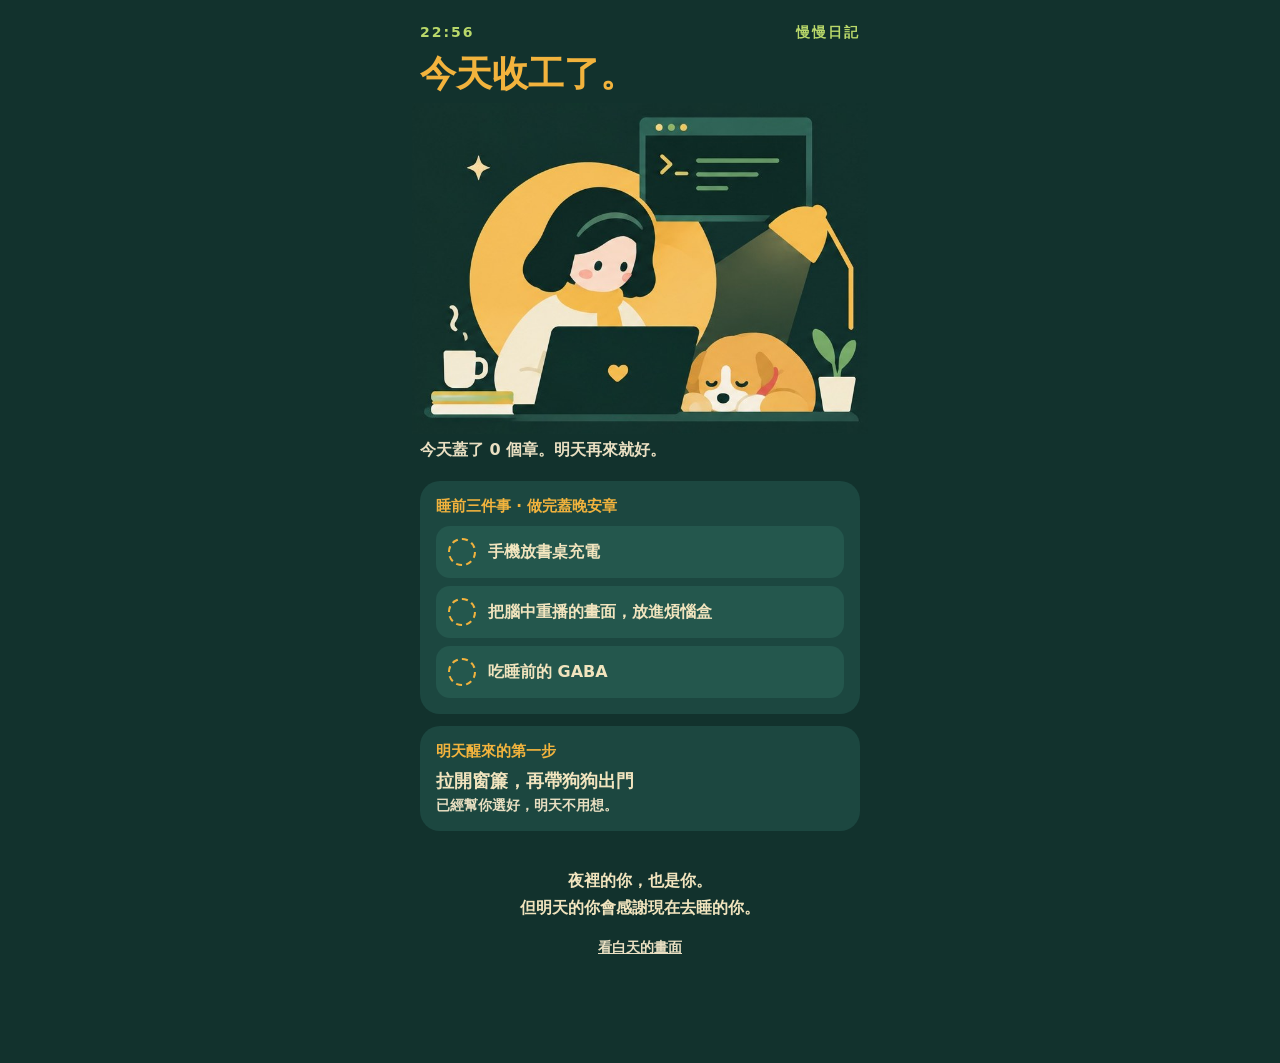
<file: index.html>
<!doctype html>
<html lang="zh-Hant">
<head>
<meta charset="utf-8">
<meta name="viewport" content="width=device-width, initial-scale=1, viewport-fit=cover">
<title>慢慢日記</title>
<meta name="apple-mobile-web-app-capable" content="yes">
<meta name="mobile-web-app-capable" content="yes">
<meta name="apple-mobile-web-app-status-bar-style" content="default">
<meta name="apple-mobile-web-app-title" content="慢慢日記">
<meta name="theme-color" content="#F5F4F0">
<link rel="manifest" href="manifest.webmanifest">
<link rel="apple-touch-icon" href="apple-touch-icon.png">
<link rel="stylesheet" href="app.css">
</head>
<body>
<div id="app"></div>
<div id="modal" class="modal" hidden></div>
<button id="previewBtn" class="preview-btn" type="button" hidden aria-label="預覽所有畫面">預覽</button>
<div id="preview" class="preview" hidden></div>
<script src="data.js"></script>
<script src="app.js"></script>
</body>
</html>
</file>
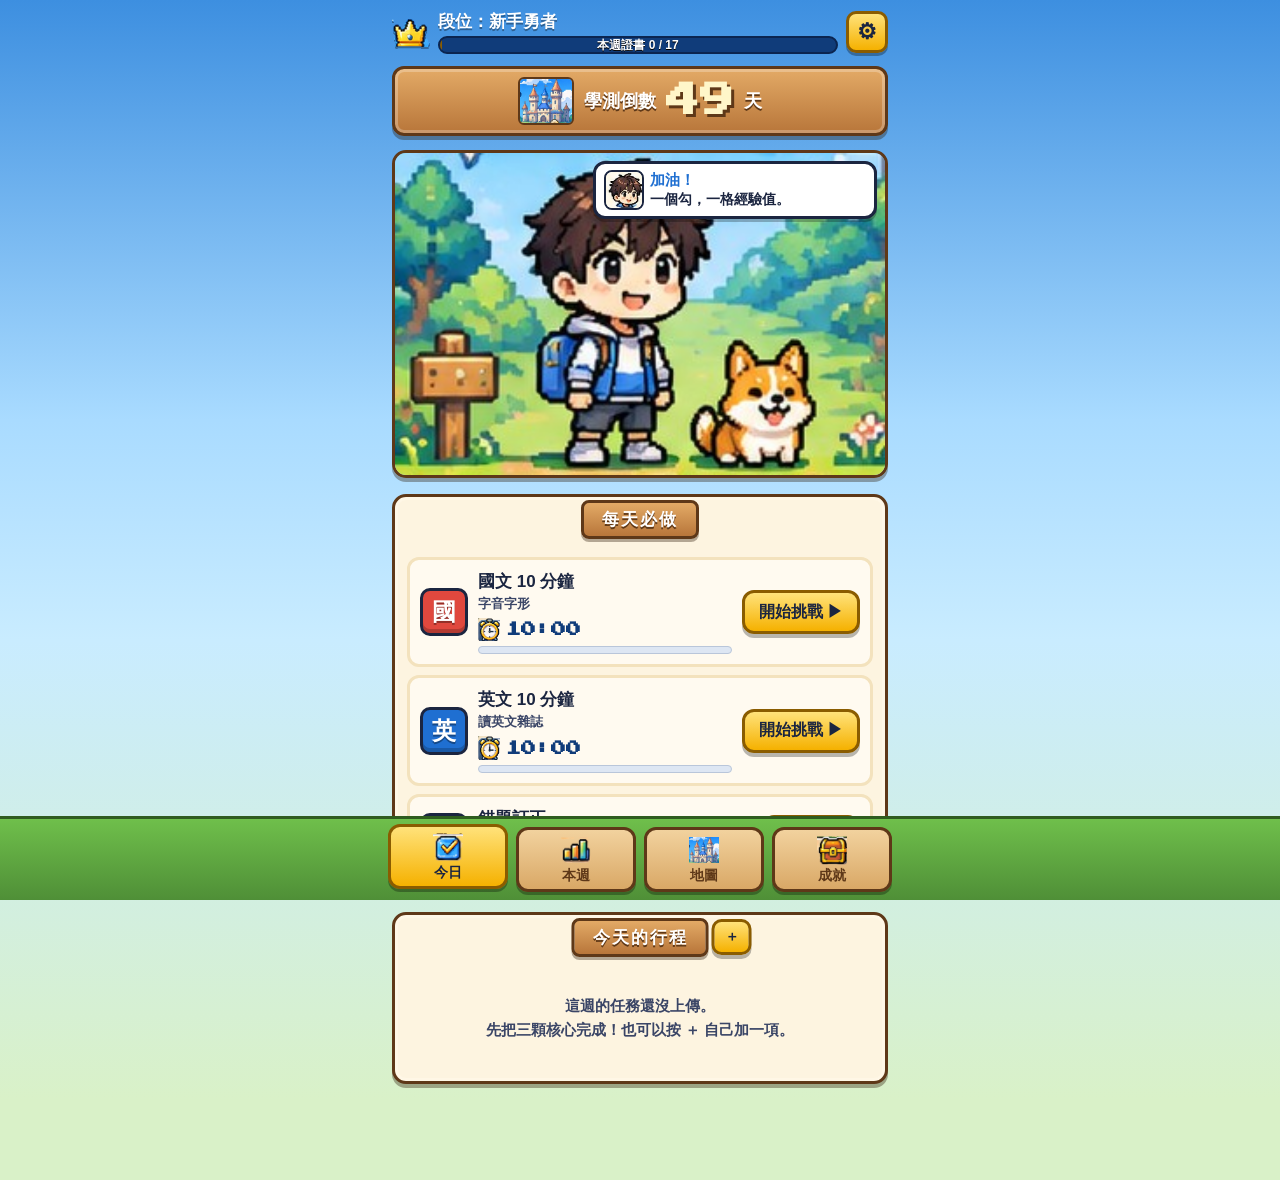
<file: quest/index.html>
<!doctype html>
<html lang="zh-Hant">
<head>
<meta charset="utf-8">
<meta name="viewport" content="width=device-width, initial-scale=1, viewport-fit=cover">
<title>勇者之路</title>
<meta name="apple-mobile-web-app-capable" content="yes">
<meta name="mobile-web-app-capable" content="yes">
<meta name="apple-mobile-web-app-status-bar-style" content="black-translucent">
<meta name="apple-mobile-web-app-title" content="勇者之路">
<meta name="theme-color" content="#3d8fe0">
<link rel="manifest" href="manifest.webmanifest">
<link rel="apple-touch-icon" href="apple-touch-icon.png">
<link rel="preconnect" href="https://fonts.googleapis.com">
<link rel="stylesheet" href="https://fonts.googleapis.com/css2?family=Press+Start+2P&display=swap">
<link rel="stylesheet" href="app.css?v=5">
</head>
<body>
<div id="pvbar" class="pvbar" hidden></div>
<main id="app"></main>
<nav id="nav" class="nav"></nav>
<div id="modal" class="modal" hidden></div>
<div id="toast" class="toast" hidden></div>
<script src="weeks.js?v=5"></script>
<script src="app.js?v=5"></script>
</body>
</html>
</file>
<file: app.css>
:root{
  --ink:#1A1A2E; --soft:#2F2C3A; --mute:#3D3A4A;
  --night:#23264A; --night2:#34386A; --cream:#FFF9F0; --paper:#FFFFFF; --line:#E6DED0;
  --coral:#C84B31; --coral-l:#FAD4C8; --coral-d:#7A2E1C;
  --blue-l:#CFE3F7; --blue-d:#24476B;
  --green-l:#CDEBD9; --green-d:#1F5A3A;
  --mustard:#F2C14E; --mustard-l:#FFF4D6; --mustard-d:#4A3A0E;
  --lav-l:#DCD5F3; --lav-d:#3E3757;
}
*{box-sizing:border-box;-webkit-tap-highlight-color:transparent}
html,body{margin:0;background:var(--cream);color:var(--ink);
  font-family:-apple-system,"PingFang TC","Noto Sans TC",system-ui,sans-serif;-webkit-text-size-adjust:100%}
body{min-height:100vh}
button{font:inherit;color:inherit;cursor:pointer}
a{color:inherit}
.wrap{max-width:480px;margin:0 auto;padding-bottom:calc(env(safe-area-inset-bottom) + 90px)}
.hero{background:var(--night);color:#fff;padding:calc(env(safe-area-inset-top) + 20px) 20px 20px;border-radius:0 0 30px 30px;position:relative;overflow:hidden}
.hero .date{font-size:14px;color:#E6E8F8}
.hero h1{margin:2px 0 12px;font-size:30px;font-weight:900;letter-spacing:1px}
.hero .win{position:absolute;right:-8px;top:calc(env(safe-area-inset-top) + 12px);opacity:.95}
.back{display:inline-flex;align-items:center;gap:4px;font-size:15px;color:#E6E8F8;text-decoration:none;min-height:32px;background:none;border:none;padding:0}
.quote{background:#fff;color:var(--ink);border-radius:20px 20px 20px 6px;padding:16px 18px;position:relative;z-index:1;box-shadow:0 6px 18px rgba(0,0,0,.18)}
.quote small{display:block;font-size:13px;font-weight:700;color:var(--coral);letter-spacing:1px;margin-bottom:8px}
.quote p{margin:0;font-size:21px;font-weight:800;line-height:1.55;color:#1A1A2E}
.quote em{display:block;font-style:normal;font-size:13px;color:var(--soft);margin-top:8px}
.sec{padding:18px 18px 0}
.sec-h{display:flex;align-items:center;gap:8px;margin-bottom:10px}
.sec-h .n{width:24px;height:24px;border-radius:12px;background:var(--coral);color:#fff;font-size:13px;font-weight:700;display:flex;align-items:center;justify-content:center;flex-shrink:0}
.sec-h b{font-size:16px}
.sec-h .r{margin-left:auto;font-size:12px;color:var(--soft)}
.card{background:var(--paper);border-radius:22px;padding:16px;box-shadow:0 6px 20px rgba(35,38,74,.09)}
.tags{display:flex;gap:6px;flex-wrap:wrap}
.tag{padding:4px 10px;border-radius:12px;font-size:12px;font-weight:700}
.t-blue{background:var(--blue-l);color:var(--blue-d)} .t-coral{background:var(--coral-l);color:var(--coral-d)}
.t-green{background:var(--green-l);color:var(--green-d)} .t-gray{background:#F3EEE4;color:var(--soft);font-weight:400}
.t-mus{background:var(--mustard-l);color:var(--mustard-d)}
.step-title{font-size:22px;font-weight:900;line-height:1.4;margin:12px 0 8px}
.why{font-size:13px;color:var(--soft);line-height:1.6;background:var(--mustard-l);border-radius:10px;padding:8px 10px}
.btn{display:flex;align-items:center;justify-content:center;width:100%;min-height:52px;border-radius:26px;border:none;background:var(--coral);color:#fff;font-size:17px;font-weight:700;margin-top:12px;text-decoration:none}
.btn.dark{background:var(--night)}
.btn.ghost{background:#fff;color:var(--ink);border:1.5px solid var(--line);font-weight:400;font-size:15px;min-height:46px}
.btn.small{min-height:44px;font-size:14px}
.link{display:inline-block;margin-top:10px;font-size:13px;font-weight:700;color:var(--blue-d);text-decoration:none;background:none;border:none;padding:4px 0}
/* morning */
.morning{display:flex;flex-direction:column;gap:8px}
.mrow{display:flex;align-items:center;gap:12px;min-height:50px;padding:8px 12px;border-radius:14px;background:#FBF7EF;border:none;width:100%;text-align:left;font-size:15px}
.mrow .box{width:28px;height:28px;border-radius:14px;border:2px dashed #C9BFAE;flex-shrink:0;display:flex;align-items:center;justify-content:center}
.mrow.done .box{border:none;background:var(--blue-d)}
.mrow.done span.t{color:var(--mute);text-decoration:line-through}
.mnote{font-size:12px;color:var(--soft);margin-top:4px}
/* week */
.week{display:grid;grid-template-columns:repeat(7,minmax(0,1fr));gap:4px;text-align:center}
.week .d{display:flex;flex-direction:column;align-items:center;gap:4px;font-size:11px;color:var(--soft)}
.week .c{width:38px;height:38px;border-radius:19px;border:2px dashed #D6CDBE;display:flex;align-items:center;justify-content:center}
.week .c.on{border:none}
.week .d.today{color:var(--coral);font-weight:700}
.week .d.today .c:not(.on){border:2.5px solid var(--coral)}
/* bottom tiles */
.tiles{display:grid;grid-template-columns:repeat(3,minmax(0,1fr));gap:8px;padding:18px}
.tile{min-height:92px;border-radius:18px;border:none;text-align:left;padding:12px;display:flex;flex-direction:column;justify-content:flex-end;gap:2px;text-decoration:none;position:relative;overflow:hidden}
.tile b{font-size:15px;color:var(--ink);position:relative}
.tile span{font-size:12px;position:relative}
.tile .thumb{position:absolute;inset:0;opacity:.9}
.tile.pz{background:var(--coral-l)} .tile.pz span{color:var(--coral-d)}
.tile.ln{background:var(--blue-l)} .tile.ln span{color:var(--blue-d)}
.tile.th{background:var(--lav-l)} .tile.th span{color:var(--lav-d)}
.tile.pz .lbl{position:relative;z-index:1;background:rgba(255,249,240,.94);border-radius:10px;padding:6px 8px;margin:-4px;display:flex;flex-direction:column}
/* puzzle */
.puzzle{position:relative;width:100%;aspect-ratio:4/5;border-radius:16px;overflow:hidden;background:#EFE7DA}
.puzzle img,.puzzle svg.art{position:absolute;inset:0;width:100%;height:100%;object-fit:cover}
.puzzle .grid{position:absolute;inset:0;display:grid;grid-template-columns:repeat(4,1fr);grid-template-rows:repeat(5,1fr)}
.puzzle .pc{background:var(--night);border:1px solid #3B3F70;transition:opacity .6s,transform .6s}
.puzzle .pc.open{opacity:0;transform:scale(.4) rotate(12deg)}
.puzzle .pc.flip{animation:flip .9s ease forwards}
@keyframes flip{0%{opacity:1;transform:none;background:var(--mustard)}40%{opacity:1;transform:scale(1.08);background:var(--mustard)}100%{opacity:0;transform:scale(.3) rotate(18deg)}}
/* modal */
.modal{position:fixed;inset:0;background:rgba(35,38,74,.55);display:flex;align-items:flex-end;justify-content:center;z-index:20}
.modal[hidden]{display:none}
.sheet{background:var(--cream);width:100%;max-width:480px;border-radius:28px 28px 0 0;padding:26px 20px calc(env(safe-area-inset-bottom) + 22px);text-align:center;max-height:92vh;overflow:auto}
.sheet h2{margin:8px 0 4px;font-size:24px;font-weight:900}
.sheet p{margin:0;font-size:14px;color:var(--soft);line-height:1.6}
.seal{width:150px;height:150px;margin:0 auto;transform:scale(2.2) rotate(-30deg);opacity:0;animation:thump .55s cubic-bezier(.2,1.5,.5,1) .1s forwards}
@keyframes thump{to{transform:scale(1) rotate(-10deg);opacity:1}}
.mini-pz{width:150px;margin:16px auto 6px}
.choice{display:flex;flex-direction:column;gap:2px;margin-top:8px}
.choice small{font-size:12px;color:var(--mute);margin-bottom:6px}
/* lists */
.list{display:flex;flex-direction:column;gap:8px}
.row{background:#fff;border-radius:14px;padding:12px;display:flex;align-items:center;gap:10px;box-shadow:0 4px 12px rgba(35,38,74,.06);text-decoration:none;color:inherit;border:none;width:100%;text-align:left}
.row .bar{width:8px;align-self:stretch;border-radius:4px;flex-shrink:0}
.row .mid{flex:1;display:flex;flex-direction:column;gap:2px}
.row .mid b{font-size:15px}
.row .mid span{font-size:12px;color:var(--soft)}
.pill{font-size:12px;font-weight:700;padding:4px 10px;border-radius:10px;flex-shrink:0}
.p-first{background:var(--coral);color:#fff} .p-keep{background:var(--mustard-l);color:var(--mustard-d)} .p-later{background:#EFEAE2;color:var(--soft)}
.cal{display:grid;grid-template-columns:40px repeat(5,minmax(0,1fr));gap:4px;font-size:11px}
.cal .h{text-align:center;color:var(--soft)}
.cal .wk{align-self:center;color:var(--soft)}
.cal .cell{min-height:50px;border-radius:8px;background:#fff;border:1px solid var(--line);padding:3px;display:flex;flex-direction:column;gap:2px;color:var(--mute)}
.cal .cell.today{border:2px solid var(--coral)}
.cal .ev{border-radius:4px;padding:1px 3px;font-weight:700}
.steps .st{display:flex;gap:10px;align-items:flex-start;padding:12px;border-radius:14px;background:#fff;margin-bottom:8px}
.steps .st .num{width:28px;height:28px;border-radius:14px;flex-shrink:0;display:flex;align-items:center;justify-content:center;font-size:13px;font-weight:700}
.steps .st.done .num{background:var(--coral);color:#fff}
.steps .st.done .tx{color:var(--mute);text-decoration:line-through}
.steps .st.cur{border:2px solid var(--green-d)}
.steps .st.cur .num{background:var(--green-d);color:#fff}
.steps .st.lock{background:transparent;border:1.5px dashed #D3CCC1;color:#4A4658}
.steps .st.lock .num{border:1.5px dashed #C9BFAE}
.steps .tx{font-size:15px;line-height:1.5}
.steps .sub{font-size:12px;color:var(--green-d);margin-top:2px}
.prog{display:grid;gap:4px;margin:4px 0 8px}
.prog i{height:8px;border-radius:4px;display:block}
.hint{background:var(--mustard);border-radius:16px;padding:12px 14px;font-size:13px;line-height:1.6}
.hint b{display:block;font-size:12px;color:var(--mustard-d)}
/* thought */
.f{display:block;font-size:12px;font-weight:700;color:var(--lav-d);margin-bottom:6px}
textarea,input[type=text],input[type=date]{min-height:46px;-webkit-appearance:none;appearance:none;color:var(--ink);width:100%;border:1.5px solid var(--line);border-radius:12px;padding:10px;font:inherit;font-size:16px;background:#fff;resize:none}
input[type=range]{width:100%}
.chips{display:flex;flex-wrap:wrap;gap:6px}
.chip{padding:8px 12px;border-radius:16px;background:#EFEAE2;border:none;font-size:13px}
.chip.on{background:var(--lav-d);color:#fff}
.chipdesc{font-size:12px;color:var(--soft);margin-top:6px;min-height:18px}
.pct{font-weight:900;color:var(--lav-d)}
/* night */
.night{background:#1E2033;color:#F1EEF7;min-height:100vh}
.night .card{background:#2C2F48;color:#F1EEF7;box-shadow:none}
.night .soft{color:#B9B5C8}
.night .btn{background:#C9D0F5;color:#1E2033}
/* preview */
.preview-btn{position:fixed;right:12px;top:calc(env(safe-area-inset-top) + 8px);z-index:30;border:none;border-radius:20px;background:rgba(34,34,59,.85);color:#fff;font-size:13px;padding:8px 14px}
.preview{position:fixed;inset:0;z-index:40;background:rgba(35,38,74,.6);display:flex;align-items:flex-end;justify-content:center}
.preview[hidden]{display:none}
.preview .sheet{text-align:left}
.preview a,.preview button.pv{display:block;width:100%;text-align:left;padding:12px 14px;border-radius:12px;background:#fff;margin-bottom:6px;text-decoration:none;border:none;font-size:15px}
.preview small{display:block;color:var(--mute);font-size:12px}
.toast{font-size:13px;color:var(--coral-d);margin-top:8px}

.tcard{display:flex;flex-direction:column;gap:18px}
.fhint{font-size:12px;color:var(--mute);margin:0 0 6px;line-height:1.5}
.fsub{display:block;font-size:13px;color:var(--soft);margin:8px 0 4px}
.tlist{display:flex;flex-direction:column;gap:6px}
.trow{display:flex;flex-direction:column;align-items:flex-start;gap:2px;width:100%;text-align:left;border:1.5px solid var(--line);background:#fff;border-radius:14px;padding:10px 12px}
.trow .say{font-size:15px;font-weight:700}
.trow .nm{font-size:12px;color:var(--soft)}
.trow .tp{font-size:13px;color:var(--lav-d);margin-top:4px;line-height:1.5}
.trow.on{border-color:var(--lav-d);background:#F4F1FB}

/* 全部文字粗黑 */
body, body *{font-weight:700 !important}
h1, h2, .step-title, .quote p, .sheet h2{font-weight:900 !important}
.night .soft{color:#E2DEEE}
::placeholder{color:#8A8494}
.sec-h b{font-size:18px;font-weight:900 !important}
.mrow .box{border-color:#8E8676}
.week .c{border-color:#A79F90}

.nrow{display:flex;align-items:center;gap:12px;min-height:52px;padding:8px 12px;border-radius:14px;background:#383C5E;border:none;width:100%;text-align:left;font-size:16px;color:#F1EEF7}
.nrow .box{width:28px;height:28px;border-radius:14px;border:2px dashed #AEB4DD;flex-shrink:0;display:flex;align-items:center;justify-content:center}
.nrow.done .box{border:none;background:#DDE2FF}
.nrow.done .t{text-decoration:line-through;color:#C9CBE0}
.nbox{background:#2A2D47;border-radius:14px;padding:12px}
.nbox textarea{background:#1E2033;color:#F1EEF7;border-color:#4A4F7A}
.night .btn.ghost-n{background:transparent;color:#F1EEF7;border:1.5px solid #6A6F9A}

/* ===== 白天：風格 1（米白、深藍、珊瑚） ===== */
:root{--night:#1F4E9A;--coral:#1F4E9A;--blue-d:#1F4E9A;--blue-l:#DCE8F8;--serif:"Noto Serif TC","Noto Serif CJK TC","Songti TC",serif}
html,body{background:#F5F4F0}
.hero{background:transparent;color:#1F4E9A;border-radius:0;padding:calc(env(safe-area-inset-top) + 18px) 20px 6px}
.hero h1{color:#1F4E9A;margin:6px 0 4px}
.hero .date{color:#2F2C3A}
.back{color:#1F4E9A}
.hero.home .toprow,.night .toprow{display:flex;justify-content:space-between;font-size:14px;color:#1F4E9A}
.hero.home .illus{display:block;width:calc(100% + 20px);margin:6px -10px -36px}
.quote{box-shadow:0 8px 20px rgba(31,78,154,.15)}
.quote small{color:#D9654A}
.quote p{color:#1F4E9A}
.card{box-shadow:0 8px 20px rgba(31,78,154,.10);border-radius:20px}
.sec-h .n{background:#D9654A}
.sec-h b{color:#1F4E9A}
.step-title{color:#1F4E9A}
.btn{background:#1F4E9A}
.btn.dark{background:#163B78}
.mrow{background:#F3F6FB}
.mrow.done .box{background:#1F4E9A}
.tile.pz{background:#FBD9CD}
.tile.th{background:#FCE9C4} .tile.th span{color:#6B4A0E}
.preview-btn{background:rgba(31,78,154,.85)}
.puzzle .pc{background:#1F4E9A;border-color:#3A67B3}
/* ===== 晚上：風格 5（深綠、黃、米） ===== */
.night{background:#12322D;color:#F1E4BE}
html:has(.night),body:has(.night){background:#12322D}
.night .toprow{color:#B9D86A;letter-spacing:2px}
.night .ntitle{font-family:var(--serif);color:#F2B33D;font-size:36px;margin:8px 0 4px}
.night .illus{display:block;width:calc(100% + 16px);margin:0 -8px 6px}
.night .card{background:#1C4740;color:#F1E4BE}
.night .soft{color:#E9DFC2}
.nrow{background:#24574D;color:#F1E4BE}
.nrow .box{border-color:#F2B33D}
.nrow.done .box{background:#F2B33D}
.nrow.done .t{color:#C9C1A4}
.nbox{background:#163C36}
.nbox textarea{background:#12322D;color:#F1E4BE;border-color:#3B5C55}
.night .btn{background:#F2B33D;color:#12322D}
.night .btn.ghost-n{background:transparent;color:#F1E4BE;border-color:#B9D86A}

.preview-btn{top:auto !important;right:auto !important;left:12px;bottom:calc(env(safe-area-inset-bottom) + 12px);opacity:.75}

.seal{width:210px !important;height:210px !important}
@keyframes thump{to{transform:scale(1) rotate(-6deg);opacity:1}}

.preview-btn[hidden]{display:none !important}
</file>
<file: quest/app.css>
:root{
  --sky1:#3d8fe0; --sky2:#a9dbff; --grass:#7cc35a; --grass-d:#4f8f37;
  --wood:#d39a5a; --wood2:#b8763a; --wood-d:#5e3818;
  --cream:#fdf4e0; --cream2:#f3e2bd; --ink:#1b2540; --ink2:#3a4566;
  --gold:#ffd23f; --gold2:#f5b100; --gold-d:#8a5c00;
  --blue:#1f6fd1; --blue-d:#103c7a; --red:#e0483e; --green:#3fa34d;
  --pix:"Press Start 2P", ui-monospace, monospace;
}
*{box-sizing:border-box;-webkit-tap-highlight-color:transparent}
html,body{margin:0;padding:0}
html{background:#d9f1c8}
body{
  font-family:-apple-system,"PingFang TC","Heiti TC","Noto Sans TC","Microsoft JhengHei",sans-serif;
  color:var(--ink);font-weight:700;
  background:linear-gradient(180deg,var(--sky1) 0,var(--sky2) 420px,#c9ecff 640px,#d9f1c8 1100px,#d9f1c8 100%);
  min-height:100vh;
}
button{font:inherit;color:inherit;border:0;background:none;cursor:pointer}
img{display:block}
#app{max-width:520px;margin:0 auto;padding:calc(env(safe-area-inset-top) + 10px) 12px calc(env(safe-area-inset-bottom) + 96px)}

/* pixel frames */
.frame{border:3px solid var(--wood-d);border-radius:12px;box-shadow:0 4px 0 rgba(40,20,0,.35)}
.panel{background:var(--cream);border:3px solid var(--wood-d);border-radius:14px;box-shadow:0 4px 0 rgba(40,20,0,.35),inset 0 0 0 3px #fff7e6;padding:14px 12px 12px;margin:16px 0 0;position:relative}
.ribbon{position:relative;display:inline-block;margin:-30px auto 10px;left:50%;transform:translateX(-50%);
  background:linear-gradient(#e3aa66,var(--wood2));color:#fff;border:3px solid var(--wood-d);border-radius:8px;
  padding:5px 18px;font-size:17px;font-weight:900;letter-spacing:2px;text-shadow:0 2px 0 var(--wood-d);box-shadow:0 3px 0 rgba(40,20,0,.35);white-space:nowrap}
.ribbon .add{position:absolute;right:-46px;top:50%;transform:translateY(-50%)}

/* top bar */
.top{display:flex;align-items:center;gap:8px;color:#fff}
.top .crown{width:38px;height:auto;filter:drop-shadow(0 2px 0 rgba(0,0,0,.3))}
.top .rk{flex:1;min-width:0}
.top .rk b{font-size:17px;text-shadow:0 2px 0 rgba(0,0,0,.35)}
.xp{position:relative;height:18px;margin-top:3px;background:var(--blue-d);border:2px solid #0b2550;border-radius:9px;overflow:hidden}
.xp i{position:absolute;left:0;top:0;bottom:0;background:linear-gradient(#ffe27a,var(--gold2));border-right:2px solid var(--gold-d)}
.xp span{position:relative;display:block;text-align:center;font-size:12px;line-height:14px;color:#fff;text-shadow:0 1px 0 #000}
.gear{width:42px;height:42px;border-radius:10px;background:linear-gradient(#ffe27a,var(--gold2));border:3px solid var(--gold-d);color:var(--ink);font-size:22px;box-shadow:0 3px 0 rgba(0,0,0,.3)}

/* countdown sign */
.sign{margin:12px auto 0;display:flex;align-items:center;justify-content:center;gap:10px;
  background:linear-gradient(#e3aa66,var(--wood2));border:3px solid var(--wood-d);border-radius:12px;
  box-shadow:0 4px 0 rgba(40,20,0,.35),inset 0 0 0 3px rgba(255,255,255,.25);padding:8px 14px;color:#fff;text-shadow:0 2px 0 var(--wood-d);user-select:none;-webkit-user-select:none}
.sign small{font-size:18px;font-weight:900}
.sign .num{font-family:var(--pix);font-size:34px;color:#fff6c9;text-shadow:3px 3px 0 var(--wood-d)}
.sign .castle{width:56px;border-radius:6px;border:2px solid var(--wood-d)}

/* scene */
.scene{position:relative;margin-top:14px;border:3px solid var(--wood-d);border-radius:14px;overflow:hidden;box-shadow:0 4px 0 rgba(40,20,0,.35)}
.scene>img{width:100%;height:auto}
.bubble{position:absolute;right:8px;top:8px;width:58%;display:flex;gap:6px;align-items:center;background:#fff;border:3px solid var(--ink);border-radius:12px;padding:6px 8px;box-shadow:0 3px 0 rgba(0,0,0,.25)}
.bubble img{width:40px;height:40px;border-radius:8px;border:2px solid var(--ink);flex:none}
.bubble p{margin:0;font-size:14px;line-height:1.35;color:var(--ink)}
.bubble p b{font-size:15px;color:var(--blue)}

/* core rows */
.core{display:flex;align-items:center;gap:10px;background:#fffaf0;border:3px solid var(--cream2);border-radius:12px;padding:10px;margin-top:8px}
.core.done{background:#eefbe6;border-color:#9fd68a}
.cico{flex:none;width:48px;height:48px;border-radius:10px;border:3px solid var(--ink);display:flex;align-items:center;justify-content:center;font-size:24px;font-weight:900;color:#fff;text-shadow:0 2px 0 rgba(0,0,0,.35);box-shadow:inset 0 -4px 0 rgba(0,0,0,.2)}
.cico.cn{background:#e0483e}.cico.en{background:#1f6fd1}.cico.err{background:#7b4fd1}
.cmain{flex:1;min-width:0}
.cmain b{display:block;font-size:17px}
.cmain small{display:block;font-size:13px;color:var(--ink2);margin-top:2px}
.clock{font-family:var(--pix);font-size:15px;color:var(--blue-d);margin-top:5px;display:flex;align-items:center;gap:6px}
.clock img{width:22px}
.tbar{height:8px;background:#dde6f3;border-radius:4px;overflow:hidden;margin-top:5px;border:1px solid #b9c6da}
.tbar i{display:block;height:100%;background:linear-gradient(90deg,#4fb2ff,var(--blue))}
.btn{display:inline-flex;align-items:center;justify-content:center;gap:6px;min-height:44px;padding:0 14px;border-radius:12px;font-size:16px;font-weight:900;
  background:linear-gradient(#ffe27a,var(--gold2));border:3px solid var(--gold-d);color:var(--ink);box-shadow:0 4px 0 rgba(0,0,0,.28);white-space:nowrap}
.btn:active{transform:translateY(2px);box-shadow:0 2px 0 rgba(0,0,0,.28)}
.btn.blue{background:linear-gradient(#5aa8ff,var(--blue));border-color:var(--blue-d);color:#fff;text-shadow:0 2px 0 rgba(0,0,0,.3)}
.btn.gray{background:linear-gradient(#f4f4f4,#d5d5d5);border-color:#777}
.btn.green{background:linear-gradient(#7fdc6a,var(--green));border-color:#1f5e27;color:#fff;text-shadow:0 2px 0 rgba(0,0,0,.3)}
.btn.big{width:100%;min-height:52px;font-size:18px;margin-top:10px}
.btn.sm{min-height:36px;padding:0 10px;font-size:14px;border-radius:10px}
.btn.pulse{animation:pulse 1s infinite}
@keyframes pulse{0%,100%{transform:scale(1)}50%{transform:scale(1.08)}}
.cact{flex:none;text-align:center}
.stamp{display:inline-flex;flex-direction:column;align-items:center;justify-content:center;width:64px;height:64px;border-radius:50%;border:4px solid var(--red);color:var(--red);font-weight:900;font-size:15px;transform:rotate(-12deg);background:rgba(255,255,255,.6);line-height:1.1}
.stamp small{font-size:11px}
.stamp.pop{animation:pop .45s ease-out}
@keyframes pop{0%{transform:scale(2.2) rotate(-12deg);opacity:0}70%{transform:scale(.9) rotate(-12deg);opacity:1}100%{transform:scale(1) rotate(-12deg)}}
.linkbtn{font-size:12px;color:var(--blue);text-decoration:underline;margin-top:4px;display:block}

/* tasks */
.task{display:flex;align-items:center;gap:10px;background:#fffaf0;border:3px solid var(--cream2);border-radius:12px;padding:10px;margin-top:8px;min-height:56px}
.box{flex:none;width:30px;height:30px;border-radius:50%;border:3px solid #a8946c;background:#fff;display:flex;align-items:center;justify-content:center;font-size:18px;color:#fff;font-weight:900}
.task.st-done{background:#eefbe6;border-color:#9fd68a}
.task.st-done .box{background:var(--green);border-color:#1f5e27}
.task.st-part .box{background:linear-gradient(90deg,var(--gold2) 50%,#fff 50%);border-color:var(--gold-d)}
.task.st-moved{opacity:.6}
.task.st-moved .box{border-style:dashed}
.subj{flex:none;font-size:13px;padding:3px 7px;border-radius:8px;color:#fff;background:#6b7a99}
.subj.s國文{background:#e0483e}.subj.s英文{background:#1f6fd1}.subj.s數學{background:#e08a1e}.subj.s社會{background:#2f9e8f}.subj.s自然{background:#3fa34d}
.ttxt{flex:1;min-width:0;font-size:16px;line-height:1.35;word-break:break-word}
.task.st-done .ttxt{text-decoration:line-through;text-decoration-thickness:2px;color:#4a5a3f}
.tag{flex:none;font-size:12px;padding:2px 6px;border-radius:6px;background:#fff1c2;border:2px solid var(--gold-d)}
.tag.from{background:#e6efff;border-color:var(--blue)}
.empty{text-align:center;color:var(--ink2);font-size:15px;padding:12px 6px;line-height:1.6}
.note{background:#fff7d6;border:2px dashed var(--gold-d);border-radius:10px;padding:8px 10px;font-size:14px;margin-top:10px;line-height:1.5}

/* nav */
.nav{position:fixed;left:0;right:0;bottom:0;z-index:20;display:flex;justify-content:center;gap:8px;padding:8px 10px calc(env(safe-area-inset-bottom) + 8px);
  background:linear-gradient(#6fbf4b,var(--grass-d));border-top:3px solid #2f5c1f}
.nav button{flex:1;max-width:120px;display:flex;flex-direction:column;align-items:center;gap:2px;padding:5px 0 4px;border-radius:12px;
  background:linear-gradient(#f2d29e,#d9a866);border:3px solid var(--wood-d);box-shadow:0 3px 0 rgba(0,0,0,.3);font-size:14px;font-weight:900;color:var(--wood-d)}
.nav button img{width:30px;height:30px;object-fit:contain}
.nav button.on{background:linear-gradient(#ffe27a,var(--gold2));border-color:var(--gold-d);color:var(--ink);transform:translateY(-3px)}

/* titles for other screens */
.title{display:flex;align-items:center;justify-content:center;gap:10px;margin:6px auto 0;padding:8px 18px;width:max-content;max-width:100%;
  background:linear-gradient(#e3aa66,var(--wood2));border:3px solid var(--wood-d);border-radius:12px;color:#fff;font-size:22px;font-weight:900;letter-spacing:2px;text-shadow:0 2px 0 var(--wood-d);box-shadow:0 4px 0 rgba(40,20,0,.35)}
.title img{width:34px}
.sub{text-align:center;color:#fff;font-size:15px;margin-top:8px;text-shadow:0 1px 0 rgba(0,0,0,.4)}
.wknav{display:flex;align-items:center;justify-content:space-between;margin-top:10px}
.wknav .btn{min-width:48px}
.wknav b{color:#fff;font-size:17px;text-shadow:0 2px 0 rgba(0,0,0,.35);text-align:center}

/* week progress */
.prog{margin-top:8px}
.prog .row{display:flex;align-items:center;gap:8px;margin-top:8px;font-size:15px}
.prog .row .lab{width:70px;flex:none}
.prog .row .bar{flex:1;height:18px;background:#e9e1cf;border:2px solid #a8946c;border-radius:9px;overflow:hidden}
.prog .row .bar i{display:block;height:100%}
.prog .row .val{width:52px;text-align:right;flex:none;font-family:var(--pix);font-size:11px}
.status{margin-top:10px;padding:10px;border-radius:10px;font-size:15px;line-height:1.5;text-align:center}
.status.ok{background:#eefbe6;border:2px solid #9fd68a}
.status.wait{background:#fff7d6;border:2px solid #e6c56a}
.dayrow{display:flex;align-items:center;gap:8px;padding:9px 6px;border-bottom:2px dashed var(--cream2);font-size:15px}
.dayrow:last-child{border-bottom:0}
.dayrow.today{background:#fff1c2;border-radius:8px}
.dayrow .d{width:74px;flex:none}
.dayrow .ev{font-size:12px;color:var(--red);flex:1;text-align:right}
.pills{display:flex;gap:4px}
.pill{width:26px;height:26px;border-radius:7px;border:2px solid #b9ab8c;display:flex;align-items:center;justify-content:center;font-size:13px;color:#b9ab8c;background:#fff}
.pill.on.cn{background:#e0483e;border-color:#7a1d17;color:#fff}
.pill.on.en{background:#1f6fd1;border-color:var(--blue-d);color:#fff}
.pill.on.err{background:#7b4fd1;border-color:#3c2273;color:#fff}
.tcount{font-size:13px;color:var(--ink2);width:64px;flex:none;text-align:right}

/* calendar */
.cal{display:grid;grid-template-columns:repeat(7,1fr) 34px;gap:4px}
.cal .h{text-align:center;font-size:13px;color:var(--ink2);padding-bottom:2px}
.cell{min-height:58px;background:#fffaf0;border:2px solid var(--cream2);border-radius:8px;padding:3px 2px;text-align:center;font-size:12px;display:flex;flex-direction:column;align-items:center;gap:2px}
.cell.off{background:transparent;border-color:transparent}
.cell.today{border-color:var(--blue);box-shadow:0 0 0 2px var(--blue)}
.cell.exam{background:#ffe1dc;border-color:var(--red);color:var(--red)}
.cell .n{font-size:12px}
.cell .dots{display:flex;gap:2px}
.cell .dots i{width:7px;height:7px;border-radius:2px;background:#ddd2b9}
.cell .dots i.cn{background:#e0483e}.cell .dots i.en{background:#1f6fd1}.cell .dots i.err{background:#7b4fd1}
.cell .e{font-size:10px;color:var(--red);line-height:1.1}
.wkb{display:flex;align-items:center;justify-content:center;font-size:10px;border-radius:8px;font-weight:900;text-align:center;line-height:1.1}
.legend{display:flex;flex-wrap:wrap;gap:10px;justify-content:center;font-size:13px;margin-top:10px}
.legend i{display:inline-block;width:10px;height:10px;border-radius:2px;margin-right:4px;vertical-align:-1px}

/* tabs */
.tabs{display:flex;gap:6px;margin-top:12px}
.tabs button{flex:1;padding:10px 0;border-radius:12px 12px 0 0;border:3px solid var(--wood-d);border-bottom:0;background:#efe3c7;font-size:16px;font-weight:900;color:var(--ink2)}
.tabs button.on{background:linear-gradient(#4f9bff,var(--blue));color:#fff;text-shadow:0 2px 0 rgba(0,0,0,.3)}
.tabs+.panel{margin-top:0;border-top-left-radius:0;border-top-right-radius:0}

/* cert wall */
.wall{display:grid;grid-template-columns:repeat(3,1fr);gap:10px}
.slot{aspect-ratio:3/4;border-radius:12px;border:4px solid #bbb;background:#f3eee2;display:flex;flex-direction:column;align-items:center;justify-content:center;padding:6px;text-align:center;position:relative;overflow:hidden}
.slot .q{font-family:var(--pix);font-size:22px;color:#c8bfa8}
.slot .rr{font-family:var(--pix);font-size:10px;margin-bottom:4px}
.slot b{font-size:15px}
.slot small{font-size:11px;color:var(--ink2);margin-top:3px}
.slot img{width:58%;border-radius:8px;margin:4px 0}
.slot.lock{border-style:dashed;border-color:#c9bfa6}
.slot.lock b{color:#a99f86}

/* rarity colors */
.t1{--c1:#a7b0ba;--c2:#6c7682}
.t2{--c1:#73d36a;--c2:#2f8a35}
.t3{--c1:#5aa8ff;--c2:#1d5fb8}
.t4{--c1:#4fd6e0;--c2:#13808c}
.t5{--c1:#b78cff;--c2:#6a3dc0}
.t6{--c1:#eef3f8;--c2:#8c9bab}
.t7{--c1:#ffe27a;--c2:#d49100}
.t8{--c1:#ff8fb8;--c2:#6d5cff}
.t9{--c1:#fff6b0;--c2:#ff9d00}
.slot.got{border-color:var(--c2);background:linear-gradient(160deg,#fff 0,var(--c1) 140%)}
.slot.got .rr{color:var(--c2)}
.slot.t8.got{border-image:linear-gradient(45deg,#ff5e5e,#ffb84d,#ffe94d,#5fe07a,#4db8ff,#a77bff) 1;border-radius:0}
.slot.t9.got{box-shadow:0 0 12px 3px #ffd84d}

/* achievements */
.achs{display:grid;grid-template-columns:repeat(3,1fr);gap:8px}
.ach{background:#fffaf0;border:3px solid var(--cream2);border-radius:12px;padding:8px 4px;text-align:center}
.ach img{width:56px;height:56px;object-fit:contain;margin:0 auto 4px}
.ach b{display:block;font-size:14px}
.ach small{display:block;font-size:12px;color:var(--ink2);margin-top:2px;line-height:1.3}
.ach.lock img{filter:grayscale(1);opacity:.4}
.ach.lock b{color:#8f8670}
.ach.new{animation:pulse 1s 3}

/* modal */
.modal{position:fixed;inset:0;z-index:50;background:rgba(10,20,40,.55);display:flex;align-items:center;justify-content:center;padding:16px}
.modal[hidden]{display:none}
.sheet{width:100%;max-width:440px;max-height:88vh;overflow:auto;background:var(--cream);border:4px solid var(--wood-d);border-radius:16px;box-shadow:0 6px 0 rgba(0,0,0,.35);padding:18px 14px 14px;position:relative}
.sheet h3{margin:0 0 10px;font-size:20px;text-align:center}
.sheet p{font-size:16px;line-height:1.6;margin:8px 0}
.sheet .x{position:absolute;right:8px;top:6px;font-size:24px;width:40px;height:40px;color:var(--ink2)}
.choices{display:flex;flex-direction:column;gap:8px}
.counter{display:flex;align-items:center;justify-content:space-between;background:#fffaf0;border:3px solid var(--cream2);border-radius:12px;padding:8px 10px;margin-top:8px}
.counter .lb{font-size:16px}
.counter .lb small{display:block;font-size:12px;color:var(--ink2)}
.counter .ct{display:flex;align-items:center;gap:8px}
.counter .ct b{font-family:var(--pix);font-size:18px;width:40px;text-align:center}
.counter .ct button{width:40px;height:40px;border-radius:10px;background:linear-gradient(#5aa8ff,var(--blue));border:3px solid var(--blue-d);color:#fff;font-size:22px;font-weight:900}
.chips{display:flex;flex-wrap:wrap;gap:6px;margin-top:8px}
.chip{padding:8px 12px;border-radius:20px;border:3px solid #b9ab8c;background:#fff;font-size:15px;font-weight:900}
.chip.on{background:var(--blue);border-color:var(--blue-d);color:#fff}
.inp{width:100%;font:inherit;font-size:17px;padding:10px;border-radius:10px;border:3px solid #b9ab8c;background:#fff;margin-top:8px;color:var(--ink)}
textarea.inp{min-height:120px;font-size:13px}
.hero-c{width:100%;border-radius:12px;border:3px solid var(--wood-d)}
.settings .btn{width:100%;margin-top:8px}

/* certificate */
.cert{position:relative;border-radius:16px;padding:6px;background:linear-gradient(160deg,var(--c1),var(--c2));box-shadow:0 6px 0 rgba(0,0,0,.35)}
.cert.t8{background:linear-gradient(120deg,#ff5e5e,#ffb84d,#ffe94d,#5fe07a,#4db8ff,#a77bff,#ff5e5e);background-size:300% 300%;animation:rainbow 4s linear infinite}
.cert.t9{animation:glow 1.6s ease-in-out infinite}
@keyframes rainbow{0%{background-position:0 50%}100%{background-position:300% 50%}}
@keyframes glow{0%,100%{box-shadow:0 0 10px 2px #ffd84d,0 6px 0 rgba(0,0,0,.35)}50%{box-shadow:0 0 28px 10px #ffe98a,0 6px 0 rgba(0,0,0,.35)}}
.cert-in{background:#fffaf0;border-radius:11px;border:3px solid rgba(0,0,0,.25);padding:14px 12px 12px;text-align:center}
.cert .rar{display:inline-block;font-family:var(--pix);font-size:14px;padding:6px 10px;border-radius:8px;color:#fff;background:var(--c2);border:2px solid rgba(0,0,0,.35);text-shadow:0 2px 0 rgba(0,0,0,.35)}
.cert .head{font-size:14px;color:var(--ink2);margin-top:8px;letter-spacing:2px}
.cert .tn{font-size:34px;font-weight:900;margin:4px 0 2px;color:var(--ink);text-shadow:0 3px 0 var(--c1)}
.cert .wk{font-size:14px;color:var(--ink2)}
.cert img.pic{width:72%;margin:10px auto;border-radius:12px;border:3px solid var(--c2)}
.cert .line{font-size:19px;font-weight:900;line-height:1.5;margin:8px 4px}
.cert .words{font-size:15px;line-height:1.6;color:var(--ink2);margin:6px 4px;font-weight:700}
.cert .stats{font-size:14px;background:#f3ead6;border-radius:8px;padding:6px;margin-top:8px;line-height:1.6}
.cert .gems{display:flex;justify-content:center;gap:4px;margin-top:10px}
.cert .gems i{width:16px;height:16px;transform:rotate(45deg);border:2px solid #8c8270;background:#e6dfcf}
.cert .gems i.on{background:var(--gc);border-color:rgba(0,0,0,.45)}
.cert .foot{font-size:12px;color:var(--ink2);margin-top:10px;letter-spacing:1px}
.levelup{text-align:center;font-family:var(--pix);font-size:20px;color:#fff;text-shadow:3px 3px 0 #b07a00;margin-bottom:10px;animation:pop .6s ease-out}

/* toast */
.toast{position:fixed;left:50%;top:calc(env(safe-area-inset-top) + 16px);transform:translateX(-50%);z-index:60;background:var(--ink);color:#fff;border:3px solid var(--gold);border-radius:12px;padding:10px 16px;font-size:16px;font-weight:900;box-shadow:0 4px 0 rgba(0,0,0,.35);max-width:90vw;text-align:center}
.toast[hidden]{display:none}
.toast.show{animation:pop .35s ease-out}

.burst{position:fixed;z-index:55;pointer-events:none;font-family:var(--pix);font-size:16px;color:var(--gold2);text-shadow:2px 2px 0 var(--ink);animation:floatup 1s ease-out forwards}
@keyframes floatup{0%{transform:translateY(0);opacity:1}100%{transform:translateY(-60px);opacity:0}}

.pvbar{position:fixed;left:0;right:0;top:0;z-index:40;background:#ff6b6b;color:#fff;font-size:12px;text-align:center;padding:calc(env(safe-area-inset-top) + 2px) 4px 2px}
.pvbar[hidden]{display:none}
body.pv #app{padding-top:calc(env(safe-area-inset-top) + 46px)}

.exam-hero{margin-top:14px}
.exam-hero img{width:100%;border-radius:14px;border:3px solid var(--wood-d)}
.big-msg{text-align:center;font-size:24px;font-weight:900;margin:12px 0 4px}

.tbody{flex:1;min-width:0;display:flex;flex-direction:column;gap:4px}
.tline{display:flex;align-items:center;gap:8px}
.when{font-size:13px;color:var(--blue-d);font-weight:900}
.fixed{display:flex;flex-direction:column;gap:2px;padding:7px 10px;margin-top:8px;border-left:5px solid #b9ab8c;background:#f1ead9;border-radius:6px}
.fixed .ftxt{font-size:15px;color:var(--ink2)}
.fixed .when{color:#6b5b3a}
.corei{border-left-color:var(--gold2);background:#fff4cf}
.corei .ftxt{color:var(--ink)}
.corei.ok{border-left-color:var(--green);background:#eefbe6}

.cico.essay{background:#e08a1e}
.pill.on.essay{background:#e08a1e;border-color:#7a4a0a;color:#fff}
.cell .dots i.es{background:#f3dcb8;border-radius:50%}.cell .dots i.es.on{background:#e08a1e}
.essayline{margin-top:10px;padding:8px 10px;border-radius:10px;background:#fff1dc;border:2px solid #e0a75a;font-size:15px}
.essayline.ok{background:#eefbe6;border-color:#9fd68a}
.essayi{border-left-color:#e08a1e}
</file>
